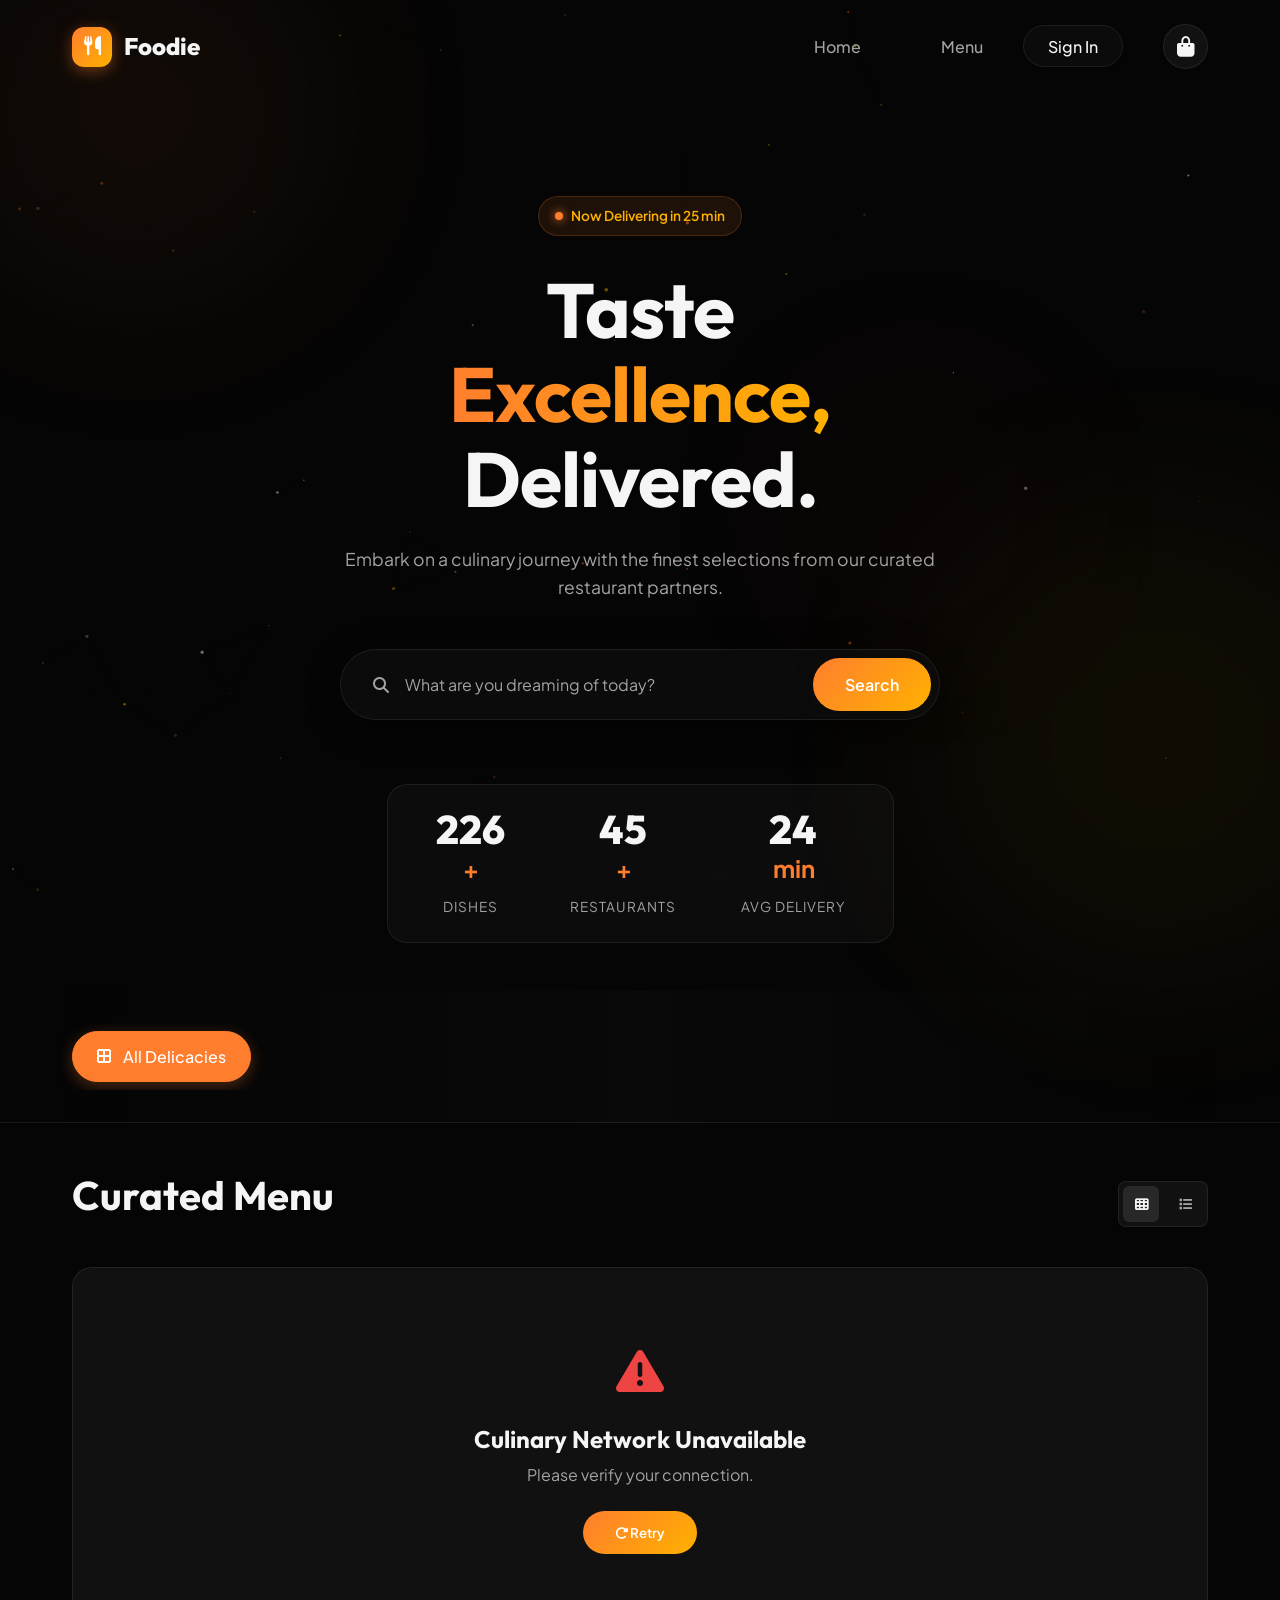
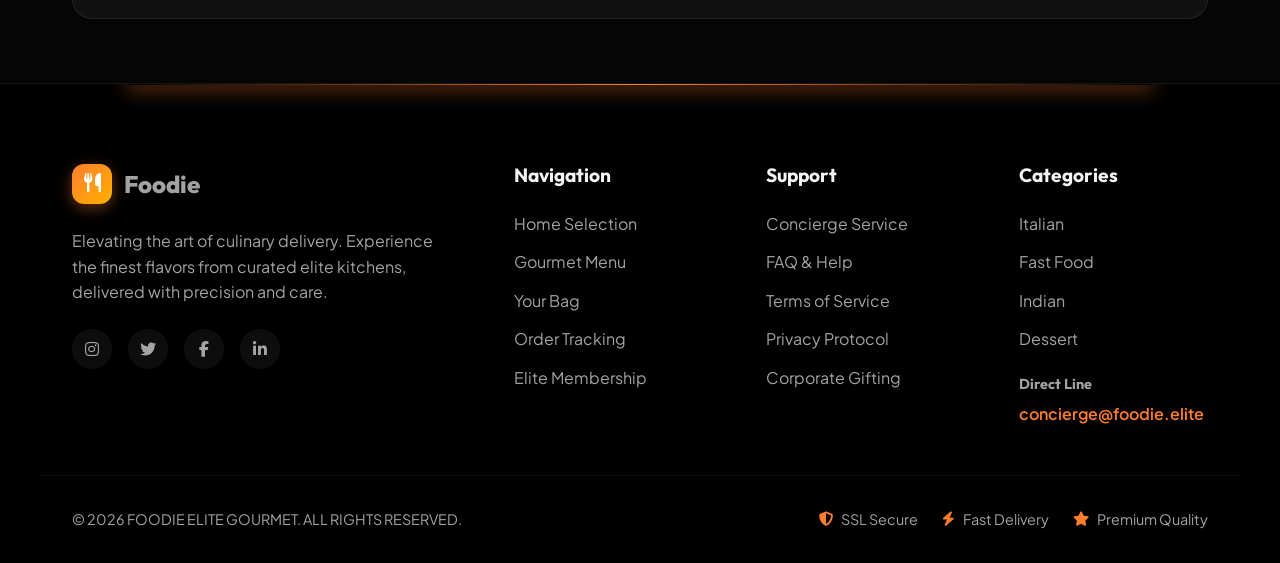
<file: Frontend/index.html>
<!DOCTYPE html>
<html lang="en">
<head>
    <meta charset="UTF-8">
    <meta name="viewport" content="width=device-width, initial-scale=1.0">
    <meta name="description" content="Foodie - Discover the ultimate gourmet experience with lightning-fast delivery from top-rated restaurants.">
    <meta name="theme-color" content="#050505">
    <title>Foodie | Elite Gourmet Delivery</title>
    
    <link rel="preconnect" href="https://fonts.googleapis.com">
    <link rel="preconnect" href="https://fonts.gstatic.com" crossorigin>
    <link href="https://fonts.googleapis.com/css2?family=Outfit:wght@300;400;500;600;700;800;900&family=Plus+Jakarta+Sans:wght@400;500;600;700;800&display=swap" rel="stylesheet">
    <link rel="stylesheet" href="https://cdnjs.cloudflare.com/ajax/libs/font-awesome/6.4.0/css/all.min.css">
    <link rel="stylesheet" href="style.css">
</head>
<body>
    
    <!-- Canvas for particle background -->
    <canvas id="particle-canvas"></canvas>

    <!-- Ambient orbs -->
    <div class="ambient-orb orb-1"></div>
    <div class="ambient-orb orb-2"></div>
    <div class="ambient-orb orb-3"></div>

    <!-- Page transition overlay -->
    <div id="page-transition"></div>

    <!-- Toast notification container -->
    <div id="toast-container"></div>

    <!-- Premium Glassmorphic Header -->
    <header id="main-header">
        <div class="header-inner">
            <a href="#" class="logo" id="logo-link" onclick="showSection('home')">
                <div class="logo-icon"><i class="fas fa-utensils"></i></div>
                <span>Foodie</span>
            </a>
            <nav>
                <ul class="nav-links">
                    <li><a class="nav-link" id="nav-home-link" onclick="showSection('home')" data-label="Home">Home</a></li>
                    <li><a class="nav-link" id="nav-dashboard-link" onclick="handleDashboardRedirect()" data-label="Dashboard" style="display: none;">Dashboard</a></li>
                    <li><a class="nav-link" id="nav-menu-link" onclick="showSection('home')" data-label="Menu">Menu</a></li>
                    <li id="nav-admin-link" style="display: none;"><a class="nav-link" onclick="showSection('admin')" data-label="Admin">Admin</a></li>
                    <li id="nav-login-wrapper"><a class="nav-link nav-cta" id="nav-login-btn" onclick="showSection('login')">Sign In</a></li>
                    <li id="nav-user-profile" style="display: none;">
                        <div class="user-chip">
                            <div class="user-avatar"><i class="fas fa-crown"></i></div>
                            <span id="user-display-name"></span>
                            <button id="logout-btn" onclick="logout()" class="logout-btn"><i class="fas fa-power-off"></i></button>
                        </div>
                    </li>
                    <li>
                        <a id="cart-nav-btn" onclick="showSection('cart')" class="cart-icon">
                            <i class="fas fa-shopping-bag"></i>
                            <span class="cart-count" id="cart-count-badge" style="display:none;">0</span>
                        </a>
                    </li>
                </ul>
            </nav>
            <button class="mobile-menu-btn" id="mobile-menu-btn"><i class="fas fa-bars"></i></button>
        </div>
    </header>

    <!-- Mobile Nav Drawer -->
    <div class="mobile-nav" id="mobile-nav">
        <button class="mobile-nav-close" onclick="closeMobileNav()"><i class="fas fa-times"></i></button>
        <div class="mobile-nav-links" id="mobile-nav-links-container">
            <a onclick="showSection('home'); closeMobileNav()">Home</a>
            <a onclick="showSection('home'); closeMobileNav()">Menu</a>
            <a onclick="showSection('cart'); closeMobileNav()">Cart</a>
            <a onclick="showSection('login'); closeMobileNav()" id="mobile-login-link">Sign In</a>
        </div>
    </div>

    <main id="main-content">
        <!-- Home Section -->
        <section id="home-section" class="section-page">
            <div class="hero">
                <div class="hero-badge">
                    <span class="badge-dot"></span>
                    <span>Now Delivering in 25 min</span>
                </div>
                <h1 class="hero-title">
                    <span class="title-line">Taste</span>
                    <span class="title-line gradient-text">Excellence,</span>
                    <span class="title-line">Delivered.</span>
                </h1>
                <p class="hero-sub">Embark on a culinary journey with the finest selections from our curated restaurant partners.</p>
                <div class="search-container">
                    <div class="search-icon"><i class="fas fa-search"></i></div>
                    <input type="text" id="food-search-input" placeholder="What are you dreaming of today?" onkeyup="searchFood()">
                    <button class="search-btn" onclick="searchFood()">Search</button>
                </div>
                <div class="hero-stats">
                    <div class="stat-item">
                        <span class="stat-num" data-count="240">0</span><span class="stat-suffix">+</span>
                        <span class="stat-label">Dishes</span>
                    </div>
                    <div class="stat-divider"></div>
                    <div class="stat-item">
                        <span class="stat-num" data-count="48">0</span><span class="stat-suffix">+</span>
                        <span class="stat-label">Restaurants</span>
                    </div>
                    <div class="stat-divider"></div>
                    <div class="stat-item">
                        <span class="stat-num" data-count="25">0</span><span class="stat-suffix">min</span>
                        <span class="stat-label">Avg Delivery</span>
                    </div>
                </div>
            </div>

            <!-- Category Tabs -->
            <div class="category-wrapper">
                <div class="category-scroll" id="category-tabs-list">
                    <div class="category-item active" onclick="filterByCategory('all')">
                        <i class="fas fa-border-all"></i> All Delicacies
                    </div>
                </div>
            </div>

            <div class="container">
                <div class="section-header">
                    <div>
                        <h2 class="section-title" id="main-menu-heading">Curated Menu</h2>
                        <p id="results-count" class="results-count"></p>
                    </div>
                    <div class="view-toggle">
                        <button class="view-btn active" onclick="setView('grid')" id="grid-view-btn"><i class="fas fa-th"></i></button>
                        <button class="view-btn" onclick="setView('list')" id="list-view-btn"><i class="fas fa-list"></i></button>
                    </div>
                </div>
                
                <div class="food-grid" id="food-items-grid">
                    <div class="loading-state">
                        <div class="loader-ring"></div>
                        <p>CURATING YOUR EXPERIENCE...</p>
                    </div>
                </div>
            </div>
        </section>

        <!-- Auth Section -->
        <section id="login-section" class="section-page auth-section" style="display: none;">
            <div class="auth-bg-art">
                <div class="auth-orb auth-orb-1"></div>
                <div class="auth-orb auth-orb-2"></div>
            </div>
            <div class="auth-container">
                <div class="auth-card" id="login-form-box">
                    <div class="auth-logo"><i class="fas fa-utensils"></i></div>
                    <h2>Welcome Back</h2>
                    <p class="auth-subtitle">Sign in to your elite account</p>
                    <form id="login-form" onsubmit="handleLogin(event)">
                        <div class="form-group">
                            <label for="login-email"><i class="fas fa-envelope"></i> Email Address</label>
                            <input type="email" id="login-email" required placeholder="name@example.com" autocomplete="email">
                        </div>
                        <div class="form-group">
                            <label for="login-role"><i class="fas fa-user-shield"></i> Select Role</label>
                            <select id="login-role" required class="auth-select">
                                <option value="USER">User / Gourmet Explorer</option>
                                <option value="ADMIN">Admin / Console Controller</option>
                            </select>
                        </div>
                        <div class="form-group">
                            <label for="login-password"><i class="fas fa-lock"></i> Password</label>
                            <div class="password-wrapper">
                                <input type="password" id="login-password" required placeholder="••••••••" autocomplete="current-password">
                                <button type="button" class="toggle-pwd" onclick="togglePassword('login-password', this)"><i class="fas fa-eye"></i></button>
                            </div>
                        </div>
                        <button type="submit" id="submit-login" class="auth-btn">
                            <span>Authorize Access</span>
                            <i class="fas fa-arrow-right"></i>
                        </button>
                    </form>
                    <p class="auth-switch">New here? <span onclick="toggleAuth('register')">Create an Account →</span></p>
                </div>

                <div class="auth-card" id="register-form-box" style="display: none;">
                    <div class="auth-logo"><i class="fas fa-crown"></i></div>
                    <h2>Join Foodie</h2>
                    <p class="auth-subtitle">Create your elite membership</p>
                    <form id="register-form" onsubmit="handleRegister(event)">
                        <div class="form-group">
                            <label for="reg-name"><i class="fas fa-user"></i> Full Name</label>
                            <input type="text" id="reg-name" required placeholder="Johnathan Doe" autocomplete="name">
                        </div>
                        <div class="form-group">
                            <label for="reg-email"><i class="fas fa-envelope"></i> Email Address</label>
                            <input type="email" id="reg-email" required placeholder="name@example.com" autocomplete="email">
                        </div>
                        <div class="form-group">
                            <label for="reg-password"><i class="fas fa-lock"></i> Password</label>
                            <div class="password-wrapper">
                                <input type="password" id="reg-password" required placeholder="Min 8 characters" autocomplete="new-password">
                                <button type="button" class="toggle-pwd" onclick="togglePassword('reg-password', this)"><i class="fas fa-eye"></i></button>
                            </div>
                            <div class="pwd-strength" id="pwd-strength"></div>
                        </div>
                        <button type="submit" id="submit-register" class="auth-btn">
                            <span>Create Identity</span>
                            <i class="fas fa-arrow-right"></i>
                        </button>
                    </form>
                    <p class="auth-switch">Already have access? <span onclick="toggleAuth('login')">Sign In →</span></p>
                </div>
            </div>
        </section>

        <!-- User Dashboard Section -->
        <section id="user-dashboard-section" class="section-page" style="display: none; padding-top: 130px; min-height: 90vh;">
            <div class="container">
                <div class="hero" style="padding: 40px 0;">
                    <div class="hero-badge">
                        <span class="badge-dot"></span>
                        <span>Personalized Selection</span>
                    </div>
                    <h2 class="section-title">Welcome Back, <span id="dashboard-user-name" class="gradient-text">Member</span></h2>
                    <p class="hero-sub">Explore your curated gourmet menu and recent favorites.</p>
                </div>

                <div class="section-header">
                    <div>
                        <h3 class="section-title">Explore Menu</h3>
                        <p class="results-count">Exclusively for you</p>
                    </div>
                    <div class="view-toggle">
                        <button class="view-btn active" onclick="setView('grid')"><i class="fas fa-th"></i></button>
                    </div>
                </div>

                <div class="food-grid" id="user-food-grid">
                    <!-- Dynamic user content -->
                </div>
            </div>
        </section>

        <!-- Admin Section -->
        <section id="admin-section" class="section-page admin-dashboard-page" style="display: none; padding-top: 100px; min-height: 100vh;">
            <div class="admin-container">
                <aside class="admin-sidebar">
                    <div class="sidebar-header">
                        <div class="logo-icon"><i class="fas fa-crown"></i></div>
                        <span>Admin Console</span>
                    </div>
                    <nav class="sidebar-nav">
                        <a href="#" class="active" onclick="showAdminTab('inventory')"><i class="fas fa-box"></i> Inventory</a>
                        <a href="#" onclick="showAdminTab('orders')"><i class="fas fa-shopping-cart"></i> Orders</a>
                        <a href="#" onclick="showAdminTab('users')"><i class="fas fa-users"></i> Users</a>
                        <a href="#" onclick="showAdminTab('analytics')"><i class="fas fa-chart-line"></i> Analytics</a>
                    </nav>
                    <div class="sidebar-footer">
                        <button onclick="logout()" class="logout-btn"><i class="fas fa-power-off"></i> Sign Out</button>
                    </div>
                </aside>

                <main class="admin-main-content">
                    <div class="admin-header">
                        <div class="header-info">
                            <h2 class="admin-title">Inventory Management</h2>
                            <p class="admin-subtitle">Add, edit, or remove dishes from the public menu</p>
                        </div>
                        <button class="auth-btn add-dish-btn" onclick="openAdminFoodModal()">
                            <i class="fas fa-plus"></i> New Masterwork
                        </button>
                    </div>

                    <div id="admin-inventory-tab" class="admin-tab-content">
                        <div class="admin-table-wrapper reveal">
                            <table class="admin-table">
                                <thead>
                                    <tr>
                                        <th>Dish</th>
                                        <th>Category</th>
                                        <th>Restaurant</th>
                                        <th>Price</th>
                                        <th>Actions</th>
                                    </tr>
                                </thead>
                                <tbody id="admin-food-table-body">
                                    <!-- Dynamic content -->
                                </tbody>
                            </table>
                        </div>
                    </div>
                    
                    <div id="admin-orders-tab" class="admin-tab-content" style="display:none;">
                        <div class="empty-state">
                            <i class="fas fa-shopping-cart"></i>
                            <h3>Order Tracking</h3>
                            <p>Live order management coming soon.</p>
                        </div>
                    </div>
                </main>
            </div>
        </section>

        <!-- Cart Section -->
        <section id="cart-section" class="section-page" style="display: none; padding-top: 130px; min-height: 90vh;">
            <div class="container">
                <div class="section-header">
                    <div>
                        <h2 class="section-title">Your Selection</h2>
                        <p id="cart-item-count" class="results-count"></p>
                    </div>
                    <button class="back-btn" onclick="showSection('home')">
                        <i class="fas fa-arrow-left"></i> Continue Browsing
                    </button>
                </div>
                <div id="cart-items-container" style="margin-top: 4rem;"></div>
            </div>
        </section>
    </main>

    <!-- Detail Modal -->
    <div class="modal-overlay" id="item-detail-modal">
        <div class="modal-glass" id="modal-content-container"></div>
    </div>

    <!-- Footer -->
    <footer>
        <div class="footer-glow"></div>
        <div class="footer-content container">
            <div class="footer-section footer-brand">
                <a href="#" class="logo footer-logo" onclick="showSection('home')">
                    <div class="logo-icon"><i class="fas fa-utensils"></i></div>
                    <span>Foodie</span>
                </a>
                <p>Elevating the art of culinary delivery. Experience the finest flavors from curated elite kitchens, delivered with precision and care.</p>
                <div class="social-links">
                    <a href="#" class="social-icon"><i class="fab fa-instagram"></i></a>
                    <a href="#" class="social-icon"><i class="fab fa-twitter"></i></a>
                    <a href="#" class="social-icon"><i class="fab fa-facebook-f"></i></a>
                    <a href="#" class="social-icon"><i class="fab fa-linkedin-in"></i></a>
                </div>
            </div>
            <div class="footer-section">
                <h4>Navigation</h4>
                <ul>
                    <li><a onclick="showSection('home')">Home Selection</a></li>
                    <li><a onclick="showSection('home')">Gourmet Menu</a></li>
                    <li><a onclick="showSection('cart')">Your Bag</a></li>
                    <li><a href="#">Order Tracking</a></li>
                    <li><a href="#">Elite Membership</a></li>
                </ul>
            </div>
            <div class="footer-section">
                <h4>Support</h4>
                <ul>
                    <li><a href="#">Concierge Service</a></li>
                    <li><a href="#">FAQ & Help</a></li>
                    <li><a href="#">Terms of Service</a></li>
                    <li><a href="#">Privacy Protocol</a></li>
                    <li><a href="#">Corporate Gifting</a></li>
                </ul>
            </div>
            <div class="footer-section">
                <h4>Categories</h4>
                <ul id="footer-category-links">
                    <li><a onclick="filterByCategory('Italian'); showSection('home')">Italian</a></li>
                    <li><a onclick="filterByCategory('Fast Food'); showSection('home')">Fast Food</a></li>
                    <li><a onclick="filterByCategory('Indian'); showSection('home')">Indian</a></li>
                    <li><a onclick="filterByCategory('Dessert'); showSection('home')">Dessert</a></li>
                </ul>
                <div class="footer-contact">
                    <h5>Direct Line</h5>
                    <p>concierge@foodie.elite</p>
                </div>
            </div>
        </div>
        <div class="container footer-bottom">
            <p>&copy; 2026 FOODIE ELITE GOURMET. ALL RIGHTS RESERVED.</p>
            <div class="footer-badges">
                <span><i class="fas fa-shield-alt"></i> SSL Secure</span>
                <span><i class="fas fa-bolt"></i> Fast Delivery</span>
                <span><i class="fas fa-star"></i> Premium Quality</span>
            </div>
        </div>
    </footer>

    <script src="app.js"></script>
</body>
</html>
</file>
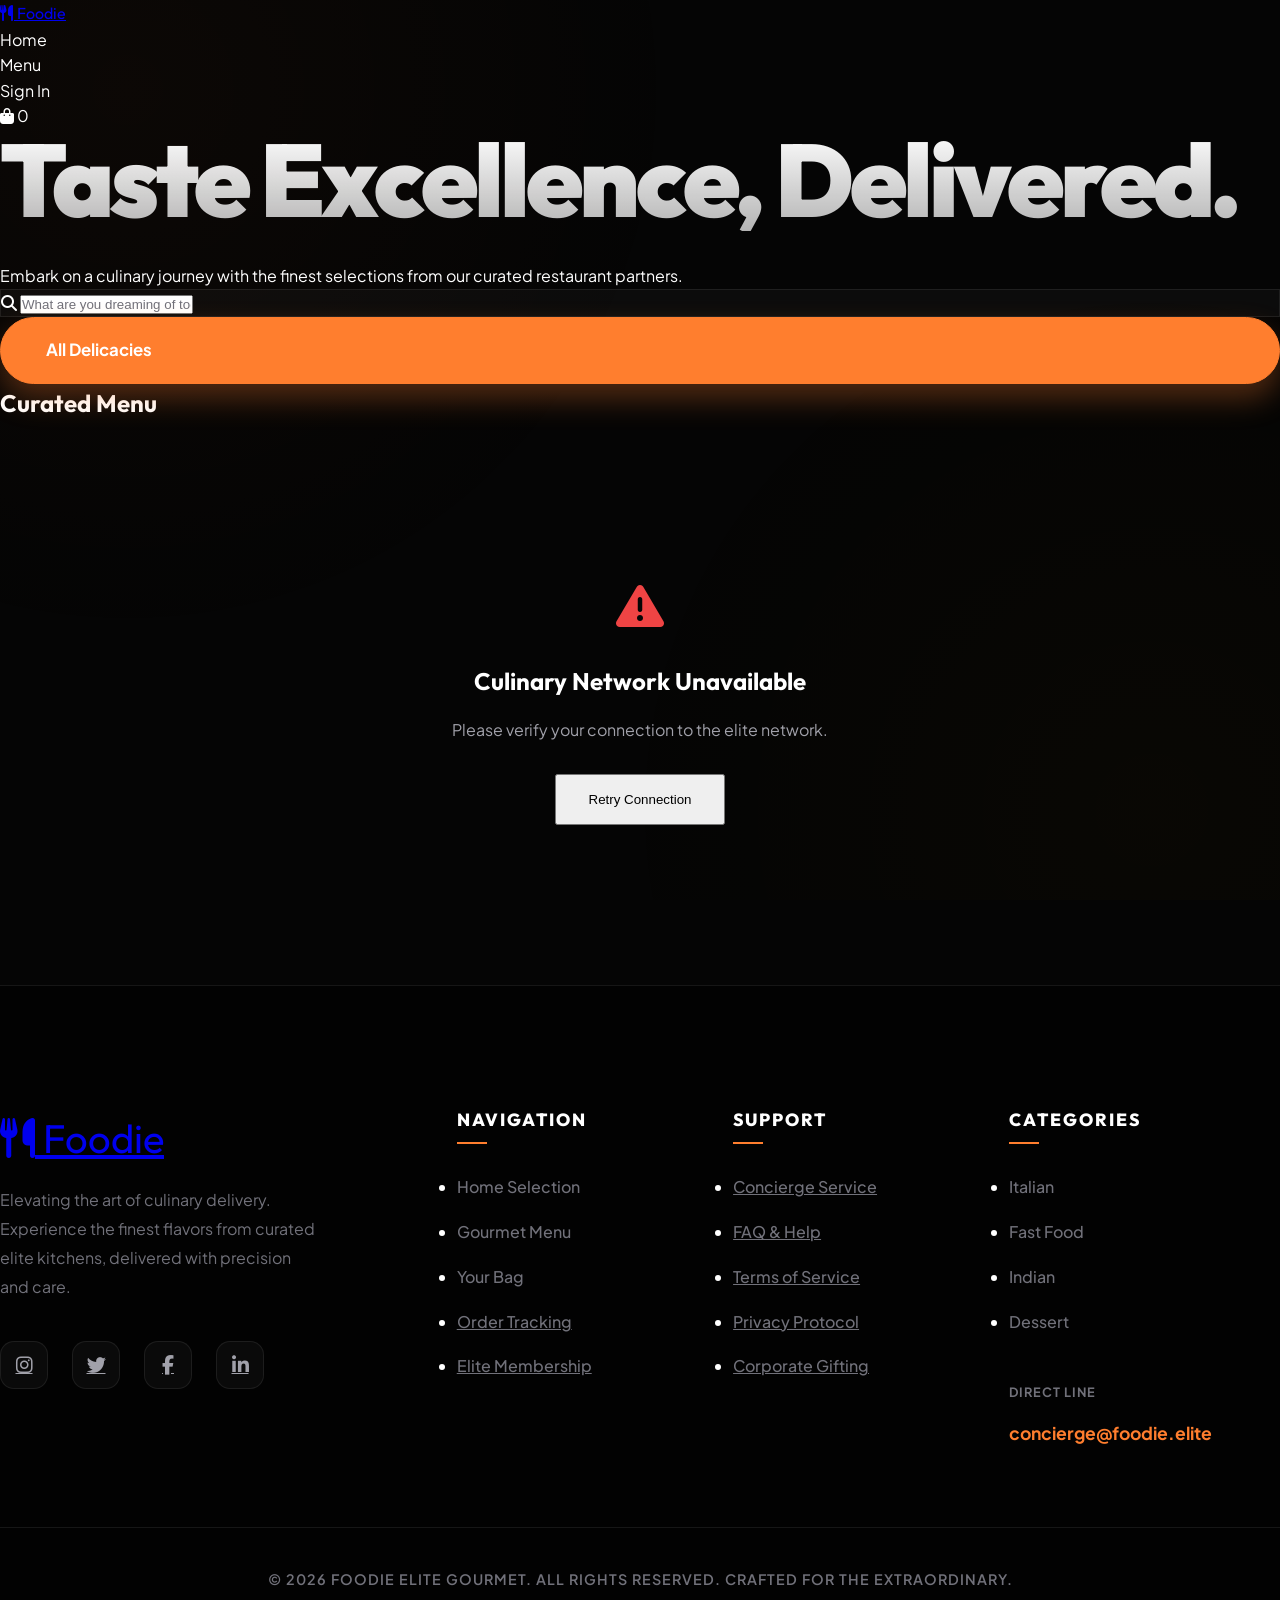
<file: src/main/resources/static/index.html>
<!DOCTYPE html>
<html lang="en">
<head>
    <meta charset="UTF-8">
    <meta name="viewport" content="width=device-width, initial-scale=1.0">
    <meta name="description" content="Foodie - Discover the ultimate gourmet experience with lightning-fast delivery from top-rated restaurants.">
    <meta name="theme-color" content="#050505">
    <title>Foodie | Elite Gourmet Delivery</title>
    
    <!-- Fonts -->
    <link rel="preconnect" href="https://fonts.googleapis.com">
    <link rel="preconnect" href="https://fonts.gstatic.com" crossorigin>
    
    <!-- Font Awesome -->
    <link rel="stylesheet" href="https://cdnjs.cloudflare.com/ajax/libs/font-awesome/6.4.0/css/all.min.css">
    
    <!-- Custom Styles -->
    <link rel="stylesheet" href="style.css">
</head>
<body>

    <!-- Premium Header -->
    <header id="main-header">
        <a href="#" class="logo" id="logo-link" onclick="showSection('home')">
            <i class="fas fa-utensils"></i> Foodie
        </a>
        <nav>
            <ul class="nav-links">
                <li><a id="nav-home-link" onclick="showSection('home')">Home</a></li>
                <li><a id="nav-menu-link" onclick="showSection('home')">Menu</a></li>
                <li id="nav-login-wrapper"><a id="nav-login-btn" onclick="showSection('login')">Sign In</a></li>
                <li id="nav-user-profile" style="display: none;">
                    <span id="user-display-name" style="font-weight: 800; color: var(--text); margin-right: 15px;"></span>
                    <a id="logout-btn" onclick="logout()" style="color: var(--danger);"><i class="fas fa-power-off"></i></a>
                </li>
                <li>
                    <a id="cart-nav-btn" onclick="showSection('cart')" class="cart-icon">
                        <i class="fas fa-shopping-bag"></i>
                        <span class="cart-count" id="cart-count-badge">0</span>
                    </a>
                </li>
            </ul>
        </nav>
    </header>

    <main>
        <!-- Home Section -->
        <section id="home-section" class="fade-in">
            <div class="hero">
                <h1 class="slide-up">Taste Excellence, Delivered.</h1>
                <p class="slide-up" style="animation-delay: 0.1s;">Embark on a culinary journey with the finest selections from our curated restaurant partners.</p>
                <div class="search-container slide-up" style="animation-delay: 0.2s;">
                    <i class="fas fa-search"></i>
                    <input type="text" id="food-search-input" placeholder="What are you dreaming of today?" onkeyup="searchFood()">
                </div>
            </div>

            <div class="category-wrapper slide-up" style="animation-delay: 0.3s;">
                <div class="category-scroll" id="category-tabs-list">
                    <!-- Categories loaded dynamically -->
                    <div class="category-item active" onclick="filterByCategory('all')">All Delicacies</div>
                </div>
            </div>

            <div class="container">
                <div class="section-header slide-up" style="animation-delay: 0.4s;">
                    <h2 class="section-title" id="main-menu-heading">Curated Menu</h2>
                    <p id="results-count" style="color: var(--text-dim); font-weight: 600;"></p>
                </div>
                
                <div class="food-grid" id="food-items-grid">
                    <!-- Loading State -->
                    <div class="loading-state" style="grid-column: 1/-1; text-align: center; padding: 10rem 0;">
                         <div class="loading-spinner" style="margin: 0 auto 2rem;"></div>
                         <p style="color: var(--text-muted); font-weight: 600; letter-spacing: 1px;">CURATING YOUR EXPERIENCE...</p>
                    </div>
                </div>
            </div>
        </section>

        <!-- Auth Section -->
        <section id="login-section" class="auth-section" style="display: none;">
            <div class="auth-container fade-in">
                <div class="auth-form" id="login-form-box">
                    <h2>Welcome Back</h2>
                    <form id="login-form" onsubmit="handleLogin(event)">
                        <div class="form-group">
                            <label for="login-email">Email Address</label>
                            <input type="email" id="login-email" required placeholder="name@example.com">
                        </div>
                        <div class="form-group">
                            <label for="login-password">Password</label>
                            <input type="password" id="login-password" required placeholder="••••••••">
                        </div>
                        <button type="submit" id="submit-login" class="auth-btn">Authorize Access</button>
                    </form>
                    <p class="auth-switch">New here? <span onclick="toggleAuth('register')">Create an Account</span></p>
                </div>

                <div class="auth-form" id="register-form-box" style="display: none;">
                    <h2>Join Foodie</h2>
                    <form id="register-form" onsubmit="handleRegister(event)">
                        <div class="form-group">
                            <label for="reg-name">Full Name</label>
                            <input type="text" id="reg-name" required placeholder="Johnathan Doe">
                        </div>
                        <div class="form-group">
                            <label for="reg-email">Email Address</label>
                            <input type="email" id="reg-email" required placeholder="name@example.com">
                        </div>
                        <div class="form-group">
                            <label for="reg-password">Password</label>
                            <input type="password" id="reg-password" required placeholder="••••••••">
                        </div>
                        <button type="submit" id="submit-register" class="auth-btn">Create Identity</button>
                    </form>
                    <p class="auth-switch">Already have access? <span onclick="toggleAuth('login')">Sign In</span></p>
                </div>
            </div>
        </section>

        <!-- Cart Section -->
        <section id="cart-section" style="display: none; padding-top: 150px; min-height: 90vh;">
            <div class="container">
                <div class="section-header">
                    <h2 class="section-title">Your Selection</h2>
                    <button class="add-btn" style="width: auto; height: auto; padding: 1rem 2rem; border-radius: 50px; font-size: 0.9rem; font-weight: 800;" onclick="showSection('home')">
                        <i class="fas fa-arrow-left" style="margin-right: 10px;"></i> CONTINUE BROWSING
                    </button>
                </div>
                <div id="cart-items-container" style="margin-top: 4rem;">
                    <!-- Cart items loaded dynamically -->
                </div>
            </div>
        </section>

    </main>

    <!-- Detail Modal -->
    <div class="modal" id="item-detail-modal">
        <div class="modal-content" id="modal-content-container">
            <!-- Modal content loaded dynamically -->
        </div>
    </div>

    <!-- Modern Premium Footer -->
    <footer>
        <div class="footer-content container">
            <div class="footer-section">
                <a href="#" class="logo" style="margin-bottom: 2rem; font-size: 2.5rem;"><i class="fas fa-utensils"></i> Foodie</a>
                <p style="color: var(--text-dim); max-width: 320px; line-height: 1.8; margin-top: 1rem;">
                    Elevating the art of culinary delivery. Experience the finest flavors from curated elite kitchens, delivered with precision and care.
                </p>
                <div class="social-links" style="margin-top: 2.5rem;">
                    <a href="#" class="social-icon"><i class="fab fa-instagram"></i></a>
                    <a href="#" class="social-icon"><i class="fab fa-twitter"></i></a>
                    <a href="#" class="social-icon"><i class="fab fa-facebook-f"></i></a>
                    <a href="#" class="social-icon"><i class="fab fa-linkedin-in"></i></a>
                </div>
            </div>
            
            <div class="footer-section">
                <h4>Navigation</h4>
                <ul>
                    <li><a onclick="showSection('home')">Home Selection</a></li>
                    <li><a onclick="showSection('home')">Gourmet Menu</a></li>
                    <li><a onclick="showSection('cart')">Your Bag</a></li>
                    <li><a href="#">Order Tracking</a></li>
                    <li><a href="#">Elite Membership</a></li>
                </ul>
            </div>
            
            <div class="footer-section">
                <h4>Support</h4>
                <ul>
                    <li><a href="#">Concierge Service</a></li>
                    <li><a href="#">FAQ & Help</a></li>
                    <li><a href="#">Terms of Service</a></li>
                    <li><a href="#">Privacy Protocol</a></li>
                    <li><a href="#">Corporate Gifting</a></li>
                </ul>
            </div>
            
            <div class="footer-section">
                <h4>Categories</h4>
                <ul id="footer-category-links">
                    <li><a onclick="filterByCategory('Italian')">Italian</a></li>
                    <li><a onclick="filterByCategory('Fast Food')">Fast Food</a></li>
                    <li><a onclick="filterByCategory('Indian')">Indian</a></li>
                    <li><a onclick="filterByCategory('Dessert')">Dessert</a></li>
                </ul>
                <div style="margin-top: 3rem;">
                    <h5 style="color: var(--text-dim); font-size: 0.8rem; text-transform: uppercase; letter-spacing: 1px; margin-bottom: 1rem;">Direct Line</h5>
                    <p style="font-weight: 700; color: var(--primary); font-size: 1.1rem;">concierge@foodie.elite</p>
                </div>
            </div>
        </div>
        
        <div class="container footer-bottom">
            <p>&copy; 2026 FOODIE ELITE GOURMET. ALL RIGHTS RESERVED. CRAFTED FOR THE EXTRAORDINARY.</p>
        </div>
    </footer>

    <!-- Core Logic -->
    <script src="app.js"></script>
</body>
</html>
</file>
<file: Frontend/style.css>
/* ==========================================================================
   Foodie Elite - Premium CSS
   ========================================================================== */

:root {
    --bg-main: #050505;
    --bg-card: rgba(25, 25, 25, 0.6);
    --bg-glass: rgba(15, 15, 15, 0.7);
    --bg-modal: rgba(0, 0, 0, 0.85);
    
    --text-main: #f5f5f5;
    --text-muted: #a3a3a3;
    
    --primary: #ff7e2e;
    --primary-dark: #e06518;
    --primary-light: #ffb100;
    
    --accent: #ffb100;
    --danger: #ef4444;
    --success: #10b981;
    --info: #3b82f6;

    --gradient-primary: linear-gradient(135deg, var(--primary) 0%, var(--primary-light) 100%);
    --gradient-text: linear-gradient(to right, var(--primary), var(--primary-light));
    
    --border-glass: 1px solid rgba(255, 255, 255, 0.08);
    --shadow-glass: 0 8px 32px 0 rgba(0, 0, 0, 0.37);
    
    --font-heading: 'Outfit', sans-serif;
    --font-body: 'Plus Jakarta Sans', sans-serif;
    
    --transition: all 0.3s cubic-bezier(0.25, 0.8, 0.25, 1);
    --container-width: 1200px;
}

/* ========== RESET & GLOBALS ========== */
* {
    margin: 0;
    padding: 0;
    box-sizing: border-box;
}

html {
    scroll-behavior: smooth;
    font-size: 16px;
}

body {
    font-family: var(--font-body);
    background-color: var(--bg-main);
    color: var(--text-main);
    line-height: 1.6;
    overflow-x: hidden;
    position: relative;
    min-height: 100vh;
}

h1, h2, h3, h4, h5, h6 {
    font-family: var(--font-heading);
    font-weight: 700;
    line-height: 1.2;
    margin-bottom: 0.5rem;
}

a {
    color: inherit;
    text-decoration: none;
    transition: var(--transition);
}

ul {
    list-style: none;
}

button, input, select, textarea {
    font-family: inherit;
    outline: none;
    border: none;
}

button {
    cursor: pointer;
    background: none;
}

.container {
    max-width: var(--container-width);
    margin: 0 auto;
    padding: 0 2rem;
}

.gradient-text {
    background: var(--gradient-text);
    -webkit-background-clip: text;
    -webkit-text-fill-color: transparent;
    display: inline-block;
}

/* ========== BACKGROUND ELEMENTS ========== */
#particle-canvas {
    position: fixed;
    top: 0;
    left: 0;
    width: 100%;
    height: 100%;
    z-index: -2;
    pointer-events: none;
}

.ambient-orb {
    position: fixed;
    border-radius: 50%;
    filter: blur(100px);
    z-index: -1;
    pointer-events: none;
    opacity: 0.4;
    animation: float 20s infinite ease-in-out alternate;
}

.orb-1 {
    top: -10%;
    left: -5%;
    width: 400px;
    height: 400px;
    background: rgba(255, 126, 46, 0.15);
}

.orb-2 {
    bottom: -10%;
    right: -10%;
    width: 500px;
    height: 500px;
    background: rgba(255, 177, 0, 0.12);
    animation-delay: -5s;
}

.orb-3 {
    top: 40%;
    left: 60%;
    width: 300px;
    height: 300px;
    background: rgba(239, 68, 68, 0.08);
    animation-delay: -10s;
}

@keyframes float {
    0% { transform: translate(0, 0) scale(1); }
    100% { transform: translate(50px, 50px) scale(1.1); }
}

/* ========== HEADER & NAV ========== */
#main-header {
    position: fixed;
    top: 0;
    left: 0;
    width: 100%;
    z-index: 1000;
    padding: 1.5rem 0;
    transition: var(--transition);
}

#main-header.scrolled {
    padding: 1rem 0;
    background: var(--bg-glass);
    backdrop-filter: blur(12px);
    -webkit-backdrop-filter: blur(12px);
    border-bottom: var(--border-glass);
}

.header-inner {
    max-width: var(--container-width);
    margin: 0 auto;
    padding: 0 2rem;
    display: flex;
    justify-content: space-between;
    align-items: center;
}

.logo {
    display: flex;
    align-items: center;
    gap: 0.75rem;
    font-family: var(--font-heading);
    font-size: 1.5rem;
    font-weight: 800;
    color: var(--text-main);
}

.logo-icon {
    width: 40px;
    height: 40px;
    background: var(--gradient-primary);
    border-radius: 12px;
    display: flex;
    justify-content: center;
    align-items: center;
    font-size: 1.2rem;
    color: #fff;
    box-shadow: 0 4px 15px rgba(255, 126, 46, 0.4);
}

nav .nav-links {
    display: flex;
    align-items: center;
    gap: 2.5rem;
}

.nav-link {
    font-weight: 500;
    color: var(--text-muted);
    font-size: 1rem;
    position: relative;
    padding: 0.5rem 0;
    cursor: pointer;
}

.nav-link:hover, .nav-link.active {
    color: var(--text-main);
}

.nav-link::after {
    content: '';
    position: absolute;
    bottom: 0;
    left: 0;
    width: 0;
    height: 2px;
    background: var(--gradient-primary);
    transition: var(--transition);
    border-radius: 2px;
}

.nav-link:hover::after, .nav-link.active::after {
    width: 100%;
}

.nav-cta {
    background: var(--bg-glass);
    border: var(--border-glass);
    padding: 0.6rem 1.5rem;
    border-radius: 30px;
    color: var(--text-main);
}

.nav-cta::after {
    display: none;
}

.nav-cta:hover {
    background: rgba(255, 255, 255, 0.1);
    box-shadow: var(--shadow-glass);
}

.user-chip {
    display: flex;
    align-items: center;
    gap: 0.75rem;
    background: rgba(255,255,255,0.05);
    padding: 0.4rem 0.4rem 0.4rem 1rem;
    border-radius: 30px;
    border: var(--border-glass);
}

.user-avatar {
    width: 32px;
    height: 32px;
    background: var(--gradient-primary);
    border-radius: 50%;
    display: flex;
    justify-content: center;
    align-items: center;
    font-size: 0.9rem;
}

.logout-btn {
    background: rgba(239, 68, 68, 0.1);
    color: var(--danger);
    width: 32px;
    height: 32px;
    border-radius: 50%;
    display: flex;
    justify-content: center;
    align-items: center;
    transition: var(--transition);
}

.logout-btn:hover {
    background: var(--danger);
    color: #fff;
}

.cart-icon {
    position: relative;
    font-size: 1.25rem;
    color: var(--text-main);
    cursor: pointer;
    width: 45px;
    height: 45px;
    display: flex;
    justify-content: center;
    align-items: center;
    background: rgba(255,255,255,0.05);
    border-radius: 50%;
    border: var(--border-glass);
    transition: var(--transition);
}

.cart-icon:hover {
    background: rgba(255,255,255,0.1);
    transform: translateY(-2px);
}

.cart-count {
    position: absolute;
    top: -5px;
    right: -5px;
    background: var(--primary);
    color: #fff;
    font-size: 0.75rem;
    font-weight: 700;
    width: 20px;
    height: 20px;
    display: flex;
    justify-content: center;
    align-items: center;
    border-radius: 50%;
    border: 2px solid var(--bg-main);
}

.mobile-menu-btn {
    display: none;
    font-size: 1.5rem;
    color: var(--text-main);
}

/* Mobile Nav Drawer */
.mobile-nav {
    position: fixed;
    top: 0;
    right: -100%;
    width: 300px;
    height: 100vh;
    background: var(--bg-modal);
    backdrop-filter: blur(20px);
    z-index: 2000;
    padding: 4rem 2rem;
    transition: var(--transition);
    border-left: var(--border-glass);
}

.mobile-nav.open {
    right: 0;
}

.mobile-nav-close {
    position: absolute;
    top: 1.5rem;
    right: 1.5rem;
    font-size: 1.5rem;
    color: var(--text-main);
}

.mobile-nav-links {
    display: flex;
    flex-direction: column;
    gap: 1.5rem;
}

.mobile-nav-links a {
    font-size: 1.2rem;
    font-family: var(--font-heading);
    font-weight: 600;
}

/* ========== HERO SECTION ========== */
.section-page {
    min-height: 100vh;
    padding-top: 100px;
    padding-bottom: 4rem;
}

.hero {
    display: flex;
    flex-direction: column;
    align-items: center;
    text-align: center;
    padding: 6rem 1rem 3rem;
    max-width: 800px;
    margin: 0 auto;
}

.hero-badge {
    display: flex;
    align-items: center;
    gap: 0.5rem;
    background: rgba(255, 126, 46, 0.1);
    border: 1px solid rgba(255, 126, 46, 0.2);
    padding: 0.5rem 1rem;
    border-radius: 30px;
    font-size: 0.85rem;
    font-weight: 600;
    color: var(--primary-light);
    margin-bottom: 2rem;
}

.badge-dot {
    width: 8px;
    height: 8px;
    background: var(--primary);
    border-radius: 50%;
    box-shadow: 0 0 10px var(--primary);
    animation: pulse 2s infinite;
}

@keyframes pulse {
    0% { box-shadow: 0 0 0 0 rgba(255, 126, 46, 0.7); }
    70% { box-shadow: 0 0 0 10px rgba(255, 126, 46, 0); }
    100% { box-shadow: 0 0 0 0 rgba(255, 126, 46, 0); }
}

.hero-title {
    font-size: clamp(3rem, 6vw, 5rem);
    line-height: 1.1;
    margin-bottom: 1.5rem;
    letter-spacing: -1px;
}

.title-line {
    display: block;
}

.hero-sub {
    font-size: 1.1rem;
    color: var(--text-muted);
    max-width: 600px;
    margin-bottom: 3rem;
}

.search-container {
    display: flex;
    align-items: center;
    background: var(--bg-glass);
    backdrop-filter: blur(10px);
    border: var(--border-glass);
    padding: 0.5rem;
    border-radius: 50px;
    width: 100%;
    max-width: 600px;
    margin-bottom: 4rem;
    box-shadow: var(--shadow-glass);
}

.search-icon {
    padding: 0 1rem 0 1.5rem;
    color: var(--text-muted);
}

.search-container input {
    flex: 1;
    background: transparent;
    color: var(--text-main);
    font-size: 1rem;
    padding: 1rem 0;
}

.search-container input::placeholder {
    color: var(--text-muted);
}

.search-btn {
    background: var(--gradient-primary);
    color: #fff;
    padding: 1rem 2rem;
    border-radius: 40px;
    font-weight: 600;
    font-size: 1rem;
    transition: var(--transition);
}

.search-btn:hover {
    transform: translateY(-2px);
    box-shadow: 0 5px 15px rgba(255, 126, 46, 0.4);
}

.hero-stats {
    display: flex;
    align-items: center;
    gap: 2rem;
    background: rgba(255,255,255,0.03);
    border: var(--border-glass);
    padding: 1.5rem 3rem;
    border-radius: 20px;
    backdrop-filter: blur(5px);
}

.stat-item {
    display: flex;
    flex-direction: column;
}

.stat-num {
    font-family: var(--font-heading);
    font-size: 2.5rem;
    font-weight: 800;
    color: var(--text-main);
    line-height: 1;
}

.stat-suffix {
    font-size: 1.5rem;
    color: var(--primary);
    font-weight: 700;
    margin-left: 2px;
}

.stat-label {
    font-size: 0.85rem;
    color: var(--text-muted);
    text-transform: uppercase;
    letter-spacing: 1px;
    margin-top: 0.5rem;
}

.stat-divider {
    width: 1px;
    height: 40px;
    background: var(--border-glass);
}

/* ========== CATEGORY TABS ========== */
.category-wrapper {
    padding: 2rem 0;
    border-bottom: var(--border-glass);
    margin-bottom: 3rem;
    background: linear-gradient(to right, transparent, rgba(255,255,255,0.02), transparent);
}

.category-scroll {
    display: flex;
    gap: 1rem;
    overflow-x: auto;
    padding: 0.5rem 2rem;
    scrollbar-width: none;
    max-width: var(--container-width);
    margin: 0 auto;
}

.category-scroll::-webkit-scrollbar {
    display: none;
}

.category-item {
    display: flex;
    align-items: center;
    gap: 0.75rem;
    padding: 0.75rem 1.5rem;
    background: var(--bg-card);
    border: var(--border-glass);
    border-radius: 30px;
    white-space: nowrap;
    cursor: pointer;
    font-weight: 500;
    transition: var(--transition);
}

.category-item:hover {
    background: rgba(255, 255, 255, 0.1);
}

.category-item.active {
    background: var(--primary);
    color: #fff;
    border-color: var(--primary);
    box-shadow: 0 4px 15px rgba(255, 126, 46, 0.3);
}

/* ========== FOOD GRID ========== */
.section-header {
    display: flex;
    justify-content: space-between;
    align-items: flex-end;
    margin-bottom: 2.5rem;
}

.section-title {
    font-size: 2.5rem;
}

.results-count {
    color: var(--text-muted);
    font-size: 0.95rem;
}

.view-toggle {
    display: flex;
    gap: 0.5rem;
    background: var(--bg-card);
    padding: 0.25rem;
    border-radius: 8px;
    border: var(--border-glass);
}

.view-btn {
    width: 36px;
    height: 36px;
    border-radius: 6px;
    color: var(--text-muted);
    display: flex;
    justify-content: center;
    align-items: center;
    transition: var(--transition);
}

.view-btn.active, .view-btn:hover {
    background: rgba(255,255,255,0.1);
    color: var(--text-main);
}

.food-grid {
    display: grid;
    grid-template-columns: repeat(auto-fill, minmax(280px, 1fr));
    gap: 2rem;
}

.food-grid.list-view {
    grid-template-columns: 1fr;
}

.food-grid.list-view .food-card {
    display: flex;
    flex-direction: row;
    align-items: center;
}

.food-grid.list-view .card-img-wrapper {
    width: 200px;
    height: 150px;
    flex-shrink: 0;
}

.food-grid.list-view .food-info {
    flex: 1;
    padding: 1.5rem;
}

.food-card {
    background: var(--bg-card);
    border: var(--border-glass);
    border-radius: 20px;
    overflow: hidden;
    transition: var(--transition);
    cursor: pointer;
    position: relative;
    backdrop-filter: blur(10px);
}

.food-card:hover {
    transform: translateY(-8px);
    border-color: rgba(255, 126, 46, 0.3);
    box-shadow: 0 15px 30px rgba(0, 0, 0, 0.5), 0 0 20px rgba(255, 126, 46, 0.1);
}

.card-img-wrapper {
    position: relative;
    height: 220px;
    overflow: hidden;
}

.card-img-wrapper img {
    width: 100%;
    height: 100%;
    object-fit: cover;
    transition: transform 0.6s ease;
}

.food-card:hover .card-img-wrapper img {
    transform: scale(1.08);
}

.card-img-overlay {
    position: absolute;
    top: 0;
    left: 0;
    width: 100%;
    height: 100%;
    background: linear-gradient(to bottom, transparent 50%, rgba(0,0,0,0.8));
}

.card-tag {
    position: absolute;
    top: 1rem;
    left: 1rem;
    background: rgba(0,0,0,0.6);
    backdrop-filter: blur(4px);
    color: #fff;
    padding: 0.3rem 0.8rem;
    border-radius: 20px;
    font-size: 0.75rem;
    font-weight: 600;
    text-transform: uppercase;
    letter-spacing: 1px;
    z-index: 2;
    border: 1px solid rgba(255,255,255,0.1);
}

.card-wish {
    position: absolute;
    top: 1rem;
    right: 1rem;
    width: 36px;
    height: 36px;
    background: rgba(0,0,0,0.6);
    backdrop-filter: blur(4px);
    border-radius: 50%;
    display: flex;
    justify-content: center;
    align-items: center;
    color: #fff;
    z-index: 2;
    transition: var(--transition);
    border: 1px solid rgba(255,255,255,0.1);
}

.card-wish:hover {
    background: rgba(255,255,255,0.2);
    transform: scale(1.1);
}

.card-wish.active {
    color: var(--danger);
    background: rgba(239, 68, 68, 0.2);
    border-color: rgba(239, 68, 68, 0.4);
}

.card-rating {
    position: absolute;
    bottom: 1rem;
    left: 1rem;
    display: flex;
    align-items: center;
    gap: 0.3rem;
    color: #fff;
    font-weight: 700;
    font-size: 0.9rem;
    z-index: 2;
}

.card-rating i {
    color: var(--primary-light);
}

.food-info {
    padding: 1.5rem;
}

.food-info h3 {
    font-size: 1.25rem;
    margin-bottom: 0.5rem;
    white-space: nowrap;
    overflow: hidden;
    text-overflow: ellipsis;
}

.food-info p {
    color: var(--text-muted);
    font-size: 0.9rem;
    margin-bottom: 1.5rem;
    display: -webkit-box;
    -webkit-line-clamp: 2;
    -webkit-box-orient: vertical;
    overflow: hidden;
}

.food-footer {
    display: flex;
    justify-content: space-between;
    align-items: center;
}

.price {
    font-family: var(--font-heading);
    font-size: 1.5rem;
    font-weight: 800;
    color: var(--primary);
}

.add-btn {
    width: 40px;
    height: 40px;
    background: rgba(255,255,255,0.05);
    border: var(--border-glass);
    border-radius: 12px;
    color: var(--text-main);
    display: flex;
    justify-content: center;
    align-items: center;
    transition: var(--transition);
}

.add-btn:hover {
    background: var(--gradient-primary);
    border-color: transparent;
    color: #fff;
    transform: scale(1.05);
}

/* SKELETON LOADING */
.skeleton-card {
    background: var(--bg-card);
    border-radius: 20px;
    overflow: hidden;
    border: var(--border-glass);
}
.skeleton-img {
    height: 220px;
    background: rgba(255,255,255,0.05);
    animation: shimmer 1.5s infinite linear;
}
.skeleton-text {
    height: 20px;
    background: rgba(255,255,255,0.05);
    margin: 1.5rem;
    border-radius: 4px;
    animation: shimmer 1.5s infinite linear;
}
.skeleton-text.short {
    width: 50%;
}
@keyframes shimmer {
    0% { background-position: -200% 0; }
    100% { background-position: 200% 0; }
}

.empty-state {
    grid-column: 1 / -1;
    text-align: center;
    padding: 4rem 2rem;
    background: var(--bg-card);
    border: var(--border-glass);
    border-radius: 20px;
}
.empty-icon {
    font-size: 3rem;
    color: var(--text-muted);
    margin-bottom: 1rem;
}
.empty-state h3 {
    font-size: 1.5rem;
    margin-bottom: 0.5rem;
}
.empty-state p {
    color: var(--text-muted);
    margin-bottom: 1.5rem;
}
.retry-btn {
    background: var(--gradient-primary);
    color: #fff;
    padding: 0.8rem 2rem;
    border-radius: 30px;
    font-weight: 600;
}

/* ========== AUTH SECTION ========== */
.auth-section {
    display: flex;
    justify-content: center;
    align-items: center;
    position: relative;
    padding-top: 80px;
}

.auth-bg-art {
    position: absolute;
    width: 100%;
    height: 100%;
    z-index: -1;
    overflow: hidden;
}

.auth-orb {
    position: absolute;
    border-radius: 50%;
    filter: blur(80px);
}

.auth-orb-1 {
    width: 400px;
    height: 400px;
    background: rgba(255, 126, 46, 0.2);
    top: 20%;
    left: 20%;
}

.auth-orb-2 {
    width: 300px;
    height: 300px;
    background: rgba(16, 185, 129, 0.1);
    bottom: 10%;
    right: 20%;
}

.auth-container {
    width: 100%;
    max-width: 450px;
    perspective: 1000px;
}

.auth-card {
    background: var(--bg-glass);
    backdrop-filter: blur(16px);
    border: var(--border-glass);
    border-radius: 24px;
    padding: 3rem;
    box-shadow: var(--shadow-glass);
    text-align: center;
    animation: slideUp 0.5s ease-out forwards;
}

@keyframes slideUp {
    from { opacity: 0; transform: translateY(30px) rotateX(-10deg); }
    to { opacity: 1; transform: translateY(0) rotateX(0); }
}

.auth-logo {
    width: 60px;
    height: 60px;
    background: var(--gradient-primary);
    border-radius: 16px;
    display: flex;
    justify-content: center;
    align-items: center;
    font-size: 1.8rem;
    color: #fff;
    margin: 0 auto 1.5rem;
    box-shadow: 0 10px 25px rgba(255, 126, 46, 0.4);
}

.auth-card h2 {
    font-size: 2rem;
    margin-bottom: 0.5rem;
}

.auth-subtitle {
    color: var(--text-muted);
    margin-bottom: 2rem;
}

.form-group {
    text-align: left;
    margin-bottom: 1.5rem;
}

.form-group label {
    display: block;
    font-size: 0.9rem;
    font-weight: 500;
    color: var(--text-muted);
    margin-bottom: 0.5rem;
}

.form-group label i {
    margin-right: 0.5rem;
    color: var(--primary);
}

.form-group input, .auth-select {
    width: 100%;
    background: rgba(0,0,0,0.3);
    border: 1px solid rgba(255,255,255,0.1);
    padding: 1rem 1.2rem;
    border-radius: 12px;
    color: var(--text-main);
    font-size: 1rem;
    transition: var(--transition);
}

.auth-select {
    appearance: none;
    background-image: url("data:image/svg+xml;charset=US-ASCII,%3Csvg%20xmlns%3D%22http%3A%2F%2Fwww.w3.org%2F2000%2Fsvg%22%20width%3D%22292.4%22%20height%3D%22292.4%22%3E%3Cpath%20fill%3D%22%23ffffff%22%20d%3D%22M287%2069.4a17.6%2017.6%200%200%200-13-5.4H18.4c-5%200-9.3%201.8-12.9%205.4A17.6%2017.6%200%200%200%200%2082.2c0%205%201.8%209.3%205.4%2012.9l128%20127.9c3.6%203.6%207.8%205.4%2012.8%205.4s9.2-1.8%2012.8-5.4L287%2095c3.5-3.5%205.4-7.8%205.4-12.8%200-5-1.9-9.2-5.5-12.8z%22%2F%3E%3C%2Fsvg%3E");
    background-repeat: no-repeat;
    background-position: right 1rem top 50%;
    background-size: 0.65rem auto;
}

.auth-select option {
    background: #111;
    color: #fff;
}

.form-group input:focus, .auth-select:focus {
    border-color: var(--primary);
    box-shadow: 0 0 0 3px rgba(255, 126, 46, 0.2);
}

.password-wrapper {
    position: relative;
}

.toggle-pwd {
    position: absolute;
    right: 1rem;
    top: 50%;
    transform: translateY(-50%);
    color: var(--text-muted);
    font-size: 1rem;
}

.pwd-strength {
    height: 4px;
    background: rgba(255,255,255,0.1);
    border-radius: 2px;
    margin-top: 0.5rem;
    overflow: hidden;
}

.pwd-strength-bar {
    height: 100%;
    transition: var(--transition);
}

.auth-btn {
    width: 100%;
    background: var(--gradient-primary);
    color: #fff;
    padding: 1rem;
    border-radius: 12px;
    font-size: 1.1rem;
    font-weight: 600;
    display: flex;
    justify-content: center;
    align-items: center;
    gap: 0.5rem;
    margin-top: 1rem;
    transition: var(--transition);
}

.auth-btn:hover {
    transform: translateY(-2px);
    box-shadow: 0 8px 20px rgba(255, 126, 46, 0.4);
}

.auth-switch {
    margin-top: 2rem;
    color: var(--text-muted);
    font-size: 0.95rem;
}

.auth-switch span {
    color: var(--primary);
    font-weight: 600;
    cursor: pointer;
    transition: var(--transition);
}

.auth-switch span:hover {
    color: var(--primary-light);
    text-decoration: underline;
}

/* ========== ADMIN SECTION ========== */
.admin-container {
    display: flex;
    max-width: 1400px;
    margin: 0 auto;
    padding: 0 2rem;
    gap: 2rem;
}

.admin-sidebar {
    width: 280px;
    background: var(--bg-card);
    border: var(--border-glass);
    border-radius: 20px;
    padding: 2rem;
    display: flex;
    flex-direction: column;
    position: sticky;
    top: 120px;
    height: calc(100vh - 140px);
}

.sidebar-header {
    display: flex;
    align-items: center;
    gap: 1rem;
    font-size: 1.25rem;
    font-weight: 700;
    margin-bottom: 3rem;
}

.sidebar-nav {
    display: flex;
    flex-direction: column;
    gap: 0.5rem;
    flex: 1;
}

.sidebar-nav a {
    display: flex;
    align-items: center;
    gap: 1rem;
    padding: 1rem;
    border-radius: 12px;
    color: var(--text-muted);
    font-weight: 500;
}

.sidebar-nav a:hover, .sidebar-nav a.active {
    background: rgba(255,255,255,0.05);
    color: var(--text-main);
}

.sidebar-nav a.active {
    border-left: 3px solid var(--primary);
    background: linear-gradient(90deg, rgba(255,126,46,0.1) 0%, transparent 100%);
}

.sidebar-footer {
    margin-top: auto;
}

.admin-main-content {
    flex: 1;
}

.admin-header {
    display: flex;
    justify-content: space-between;
    align-items: flex-end;
    margin-bottom: 2rem;
}

.admin-title {
    font-size: 2rem;
}

.admin-subtitle {
    color: var(--text-muted);
}

.add-dish-btn {
    width: auto;
    padding: 0.8rem 1.5rem;
    margin: 0;
}

.admin-table-wrapper {
    background: var(--bg-card);
    border: var(--border-glass);
    border-radius: 20px;
    overflow: hidden;
}

.admin-table {
    width: 100%;
    border-collapse: collapse;
    text-align: left;
}

.admin-table th, .admin-table td {
    padding: 1.25rem 1.5rem;
    border-bottom: 1px solid rgba(255,255,255,0.05);
}

.admin-table th {
    background: rgba(0,0,0,0.2);
    color: var(--text-muted);
    font-weight: 600;
    text-transform: uppercase;
    font-size: 0.85rem;
    letter-spacing: 1px;
}

.admin-table tbody tr:hover {
    background: rgba(255,255,255,0.02);
}

.admin-dish-cell {
    display: flex;
    align-items: center;
    gap: 1rem;
}

.admin-dish-img {
    width: 50px;
    height: 50px;
    border-radius: 10px;
    object-fit: cover;
}

.action-btns {
    display: flex;
    gap: 0.5rem;
}

.btn-icon {
    width: 36px;
    height: 36px;
    border-radius: 8px;
    background: rgba(255,255,255,0.05);
    color: var(--text-muted);
    display: flex;
    justify-content: center;
    align-items: center;
}

.btn-icon:hover {
    background: rgba(255,255,255,0.1);
    color: var(--text-main);
}

.btn-icon.delete:hover {
    background: var(--danger);
    color: #fff;
}

/* ========== MODALS ========== */
.modal-overlay {
    position: fixed;
    top: 0;
    left: 0;
    width: 100%;
    height: 100%;
    background: var(--bg-modal);
    backdrop-filter: blur(10px);
    z-index: 2000;
    display: flex;
    justify-content: center;
    align-items: center;
    opacity: 0;
    pointer-events: none;
    transition: var(--transition);
}

.modal-overlay.active {
    opacity: 1;
    pointer-events: all;
}

.modal-glass {
    background: var(--bg-card);
    border: var(--border-glass);
    border-radius: 24px;
    width: 90%;
    max-width: 900px;
    max-height: 90vh;
    overflow-y: auto;
    position: relative;
    transform: scale(0.95);
    transition: var(--transition);
}

.modal-overlay.active .modal-glass {
    transform: scale(1);
}

.close-modal-btn {
    position: absolute;
    top: 1.5rem;
    right: 1.5rem;
    width: 40px;
    height: 40px;
    background: rgba(0,0,0,0.5);
    color: #fff;
    border-radius: 50%;
    display: flex;
    justify-content: center;
    align-items: center;
    font-size: 1.2rem;
    z-index: 10;
}

.close-modal-btn:hover {
    background: var(--danger);
}

/* ========== TOAST NOTIFICATIONS ========== */
#toast-container {
    position: fixed;
    bottom: 2rem;
    right: 2rem;
    z-index: 3000;
    display: flex;
    flex-direction: column;
    gap: 1rem;
}

.toast {
    background: var(--bg-glass);
    backdrop-filter: blur(12px);
    border: var(--border-glass);
    border-radius: 16px;
    padding: 1.2rem;
    display: flex;
    align-items: flex-start;
    gap: 1rem;
    min-width: 320px;
    box-shadow: var(--shadow-glass);
    animation: slideInRight 0.4s cubic-bezier(0.25, 0.8, 0.25, 1);
    overflow: hidden;
}

.toast.removing {
    animation: slideOutRight 0.4s forwards;
}

.toast-icon {
    font-size: 1.5rem;
}

.toast.success .toast-icon { color: var(--success); }
.toast.error .toast-icon { color: var(--danger); }
.toast.info .toast-icon { color: var(--info); }

.toast-body {
    flex: 1;
}

.toast-title {
    font-weight: 700;
    margin-bottom: 0.2rem;
}

.toast-msg {
    font-size: 0.9rem;
    color: var(--text-muted);
}

.toast-close {
    color: var(--text-muted);
}

.toast-progress {
    position: absolute;
    bottom: 0;
    left: 0;
    height: 3px;
    background: rgba(255,255,255,0.2);
    width: 100%;
    animation: progress 4s linear forwards;
}

.toast.success .toast-progress { background: var(--success); }
.toast.error .toast-progress { background: var(--danger); }
.toast.info .toast-progress { background: var(--info); }

@keyframes slideInRight {
    from { transform: translateX(100%); opacity: 0; }
    to { transform: translateX(0); opacity: 1; }
}

@keyframes slideOutRight {
    from { transform: translateX(0); opacity: 1; }
    to { transform: translateX(100%); opacity: 0; }
}

@keyframes progress {
    from { width: 100%; }
    to { width: 0; }
}

/* ========== FOOTER ========== */
footer {
    background: #000;
    border-top: var(--border-glass);
    position: relative;
    overflow: hidden;
}

.footer-glow {
    position: absolute;
    top: 0;
    left: 50%;
    transform: translateX(-50%);
    width: 80%;
    height: 1px;
    background: linear-gradient(90deg, transparent, var(--primary), transparent);
    box-shadow: 0 0 20px 2px var(--primary);
}

.footer-content {
    display: grid;
    grid-template-columns: 2fr 1fr 1fr 1fr;
    gap: 4rem;
    padding: 5rem 2rem 3rem;
    max-width: var(--container-width);
    margin: 0 auto;
}

.footer-brand p {
    color: var(--text-muted);
    margin: 1.5rem 0;
}

.social-links {
    display: flex;
    gap: 1rem;
}

.social-icon {
    width: 40px;
    height: 40px;
    border-radius: 50%;
    background: rgba(255,255,255,0.05);
    display: flex;
    justify-content: center;
    align-items: center;
    color: var(--text-main);
}

.social-icon:hover {
    background: var(--primary);
    color: #fff;
}

.footer-section h4 {
    font-size: 1.2rem;
    margin-bottom: 1.5rem;
}

.footer-section ul {
    display: flex;
    flex-direction: column;
    gap: 0.8rem;
}

.footer-section a {
    color: var(--text-muted);
}

.footer-section a:hover {
    color: var(--primary);
}

.footer-contact {
    margin-top: 1.5rem;
}

.footer-contact h5 {
    font-size: 0.9rem;
    color: var(--text-muted);
}

.footer-contact p {
    color: var(--primary);
    font-weight: 600;
}

.footer-bottom {
    display: flex;
    justify-content: space-between;
    align-items: center;
    padding: 2rem;
    border-top: 1px solid rgba(255,255,255,0.05);
    color: var(--text-muted);
    font-size: 0.9rem;
    max-width: var(--container-width);
    margin: 0 auto;
}

.footer-badges {
    display: flex;
    gap: 1.5rem;
}

.footer-badges span {
    display: flex;
    align-items: center;
    gap: 0.5rem;
}

.footer-badges i {
    color: var(--primary);
}

/* ========== RESPONSIVE ========== */
@media (max-width: 992px) {
    .hero-title { font-size: 4rem; }
    .footer-content { grid-template-columns: 1fr 1fr; }
    .admin-container { flex-direction: column; }
    .admin-sidebar { width: 100%; height: auto; position: static; flex-direction: row; flex-wrap: wrap; }
    .sidebar-nav { flex-direction: row; flex-wrap: wrap; }
}

@media (max-width: 768px) {
    nav .nav-links { display: none; }
    .mobile-menu-btn { display: block; }
    .hero-title { font-size: 3rem; }
    .hero-stats { flex-direction: column; gap: 1rem; }
    .stat-divider { width: 40px; height: 1px; }
    .footer-content { grid-template-columns: 1fr; }
    .footer-bottom { flex-direction: column; gap: 1rem; text-align: center; }
}

/* Page Transition */
#page-transition {
    position: fixed;
    top: 0; left: 0; width: 100%; height: 100%;
    background: var(--bg-main);
    z-index: 9999;
    transform: translateY(-100%);
    transition: transform 0.4s cubic-bezier(0.7, 0, 0.3, 1);
}
#page-transition.entering { transform: translateY(0); }
#page-transition.exiting { transform: translateY(100%); }

.hidden { display: none !important; }
</file>
<file: src/main/resources/static/style.css>
@import url('https://fonts.googleapis.com/css2?family=Outfit:wght@300;400;500;600;700;800;900&family=Plus+Jakarta+Sans:wght@400;500;600;700;800&display=swap');

:root {
    /* Core Colors - More Vibrant & Premium */
    --primary: #ff7e2e;
    --primary-rgb: 255, 126, 46;
    --primary-dark: #e66a1f;
    --accent: #ffb100;
    
    /* Dark Theme Palette - Deeper Blacks */
    --bg: #050505;
    --surface: #0a0a0a;
    --surface-hover: #121212;
    --card: #0f0f0f;
    --card-hover: #161616;
    
    /* Text Colors */
    --text: #ffffff;
    --text-muted: #a1a1aa;
    --text-dim: #71717a;
    
    /* Accents */
    --success: #10b981;
    --danger: #ef4444;
    --warning: #f59e0b;
    
    /* Glassmorphism */
    --glass: rgba(255, 255, 255, 0.02);
    --glass-border: rgba(255, 255, 255, 0.05);
    --glass-glow: rgba(255, 126, 46, 0.1);
    
    /* Borders & Shadow */
    --border: rgba(255, 255, 255, 0.08);
    --shadow-sm: 0 4px 6px -1px rgba(0, 0, 0, 0.2);
    --shadow-lg: 0 20px 25px -5px rgba(0, 0, 0, 0.4);
    --shadow-xl: 0 25px 50px -12px rgba(0, 0, 0, 0.6);
    
    /* Transitions */
    --transition-fast: 0.2s cubic-bezier(0.23, 1, 0.32, 1);
    --transition-base: 0.4s cubic-bezier(0.23, 1, 0.32, 1);
    --transition-slow: 0.8s cubic-bezier(0.23, 1, 0.32, 1);
    
    /* Sizing */
    --radius-sm: 12px;
    --radius-md: 20px;
    --radius-lg: 32px;
    --radius-xl: 48px;
}

/* --- Base Styles --- */
* {
    margin: 0;
    padding: 0;
    box-sizing: border-box;
}

html {
    scroll-behavior: smooth;
    font-size: 16px;
}

body {
    background-color: var(--bg);
    color: var(--text);
    font-family: 'Plus Jakarta Sans', sans-serif;
    line-height: 1.6;
    overflow-x: hidden;
    -webkit-font-smoothing: antialiased;
}

h1, h2, h3, h4, .logo {
    font-family: 'Outfit', sans-serif;
}

/* --- Premium Background Elements --- */
body::before {
    content: '';
    position: fixed;
    top: 0;
    left: 0;
    width: 100%;
    height: 100%;
    background: 
        radial-gradient(circle at 10% 10%, rgba(255, 126, 46, 0.03) 0%, transparent 40%),
        radial-gradient(circle at 90% 90%, rgba(255, 177, 0, 0.02) 0%, transparent 40%);
    pointer-events: none;
    z-index: -1;
}

/* --- Typography --- */
.hero h1 {
    font-size: clamp(3.5rem, 8vw, 6.5rem);
    font-weight: 900;
    margin-bottom: 2rem;
    letter-spacing: -0.04em;
    line-height: 1;
    background: linear-gradient(180deg, #FFFFFF 0%, rgba(255, 255, 255, 0.7) 100%);
    -webkit-background-clip: text;
    -webkit-text-fill-color: transparent;
}

/* --- Food Card Redesign --- */
.food-card {
    background: var(--card);
    border-radius: var(--radius-lg);
    overflow: hidden;
    border: 1px solid var(--border);
    transition: var(--transition-base);
    cursor: pointer;
    position: relative;
    display: flex;
    flex-direction: column;
}

.food-card:hover {
    transform: translateY(-10px);
    border-color: rgba(var(--primary-rgb), 0.3);
    box-shadow: 0 30px 60px -15px rgba(0, 0, 0, 0.7), 0 0 20px rgba(var(--primary-rgb), 0.1);
}

.card-img-wrapper {
    position: relative;
    height: 280px;
    overflow: hidden;
    margin: 10px;
    border-radius: 24px;
}

.food-card img {
    width: 100%;
    height: 100%;
    object-fit: cover;
    transition: var(--transition-slow);
}

.food-card:hover img {
    transform: scale(1.1);
}

.card-tag {
    position: absolute;
    top: 1.2rem;
    left: 1.2rem;
    background: rgba(0, 0, 0, 0.6);
    backdrop-filter: blur(10px);
    color: white;
    padding: 0.6rem 1.4rem;
    border-radius: 100px;
    font-size: 0.75rem;
    font-weight: 800;
    text-transform: uppercase;
    letter-spacing: 1px;
    z-index: 2;
    border: 1px solid rgba(255, 255, 255, 0.1);
}

.food-info {
    padding: 2.5rem;
    padding-top: 1rem;
    flex-grow: 1;
}

.food-info h3 {
    font-size: 1.75rem;
    margin-bottom: 0.75rem;
    font-weight: 800;
    letter-spacing: -0.02em;
}

.food-info p {
    color: var(--text-muted);
    font-size: 1rem;
    margin-bottom: 2rem;
    line-height: 1.6;
    opacity: 0.8;
}

.food-footer {
    display: flex;
    justify-content: space-between;
    align-items: center;
    margin-top: auto;
}

.price {
    font-size: 2rem;
    font-weight: 900;
    color: var(--text);
    letter-spacing: -0.02em;
}

.add-btn {
    width: 60px;
    height: 60px;
    background: var(--primary);
    border: none;
    border-radius: 20px;
    color: white;
    display: flex;
    align-items: center;
    justify-content: center;
    cursor: pointer;
    transition: var(--transition-base);
    font-size: 1.25rem;
    box-shadow: 0 8px 16px rgba(var(--primary-rgb), 0.2);
}

.add-btn:hover {
    background: var(--text);
    color: var(--bg);
    transform: scale(1.05) rotate(90deg);
}

/* --- Category Tabs --- */
.category-item {
    padding: 1.2rem 2.8rem;
    background: var(--glass);
    border: 1px solid var(--glass-border);
    border-radius: 100px;
    font-weight: 700;
    cursor: pointer;
    transition: var(--transition-base);
    color: var(--text-muted);
    font-size: 1.05rem;
    backdrop-filter: blur(10px);
}

.category-item:hover {
    background: rgba(255, 255, 255, 0.05);
    color: var(--text);
    transform: translateY(-4px);
}

.category-item.active {
    background: var(--primary);
    color: white;
    border-color: var(--primary);
    box-shadow: 0 15px 30px rgba(var(--primary-rgb), 0.3);
}

/* --- Modern Footer Redesign --- */
footer {
    padding: 120px 0 60px;
    background: #020202;
    border-top: 1px solid var(--border);
    position: relative;
    overflow: hidden;
}

.footer-content {
    display: grid;
    grid-template-columns: 2fr 1fr 1fr 1.5fr;
    gap: 6rem;
    margin-bottom: 80px;
}

.footer-section h4 {
    color: var(--text);
    font-size: 1.1rem;
    font-weight: 800;
    text-transform: uppercase;
    letter-spacing: 2px;
    margin-bottom: 2.5rem;
    position: relative;
}

.footer-section h4::after {
    content: '';
    position: absolute;
    bottom: -10px;
    left: 0;
    width: 30px;
    height: 2px;
    background: var(--primary);
}

.footer-section ul li {
    margin-bottom: 1.2rem;
}

.footer-section ul li a {
    color: var(--text-dim);
    font-weight: 500;
    transition: var(--transition-fast);
}

.footer-section ul li a:hover {
    color: var(--primary);
    padding-left: 8px;
}

.social-links {
    display: flex;
    gap: 1.5rem;
}

.social-icon {
    width: 48px;
    height: 48px;
    background: var(--surface);
    border: 1px solid var(--border);
    border-radius: 14px;
    display: flex;
    align-items: center;
    justify-content: center;
    font-size: 1.2rem;
    color: var(--text-muted);
    transition: var(--transition-base);
}

.social-icon:hover {
    background: var(--primary);
    color: white;
    border-color: var(--primary);
    transform: translateY(-5px);
}

.footer-bottom {
    text-align: center;
    padding-top: 40px;
    border-top: 1px solid var(--border);
}

.footer-bottom p {
    color: var(--text-dim);
    font-size: 0.9rem;
    font-weight: 600;
    letter-spacing: 1px;
}

/* --- Responsive Adjustments --- */
@media (max-width: 1024px) {
    .footer-content {
        grid-template-columns: 1fr 1fr;
        gap: 4rem;
    }
}

@media (max-width: 640px) {
    .footer-content {
        grid-template-columns: 1fr;
    }
    .hero h1 { font-size: 3.5rem; }
    .food-grid { grid-template-columns: 1fr; }
}

/* Reuse existing header and other utility styles but with updated tokens */
header.scrolled {
    background: rgba(5, 5, 5, 0.8);
    backdrop-filter: blur(30px);
}

.search-container {
    background: rgba(255, 255, 255, 0.03);
    border: 1px solid rgba(255, 255, 255, 0.08);
}

.search-container input::placeholder {
    color: var(--text-dim);
}
</file>
